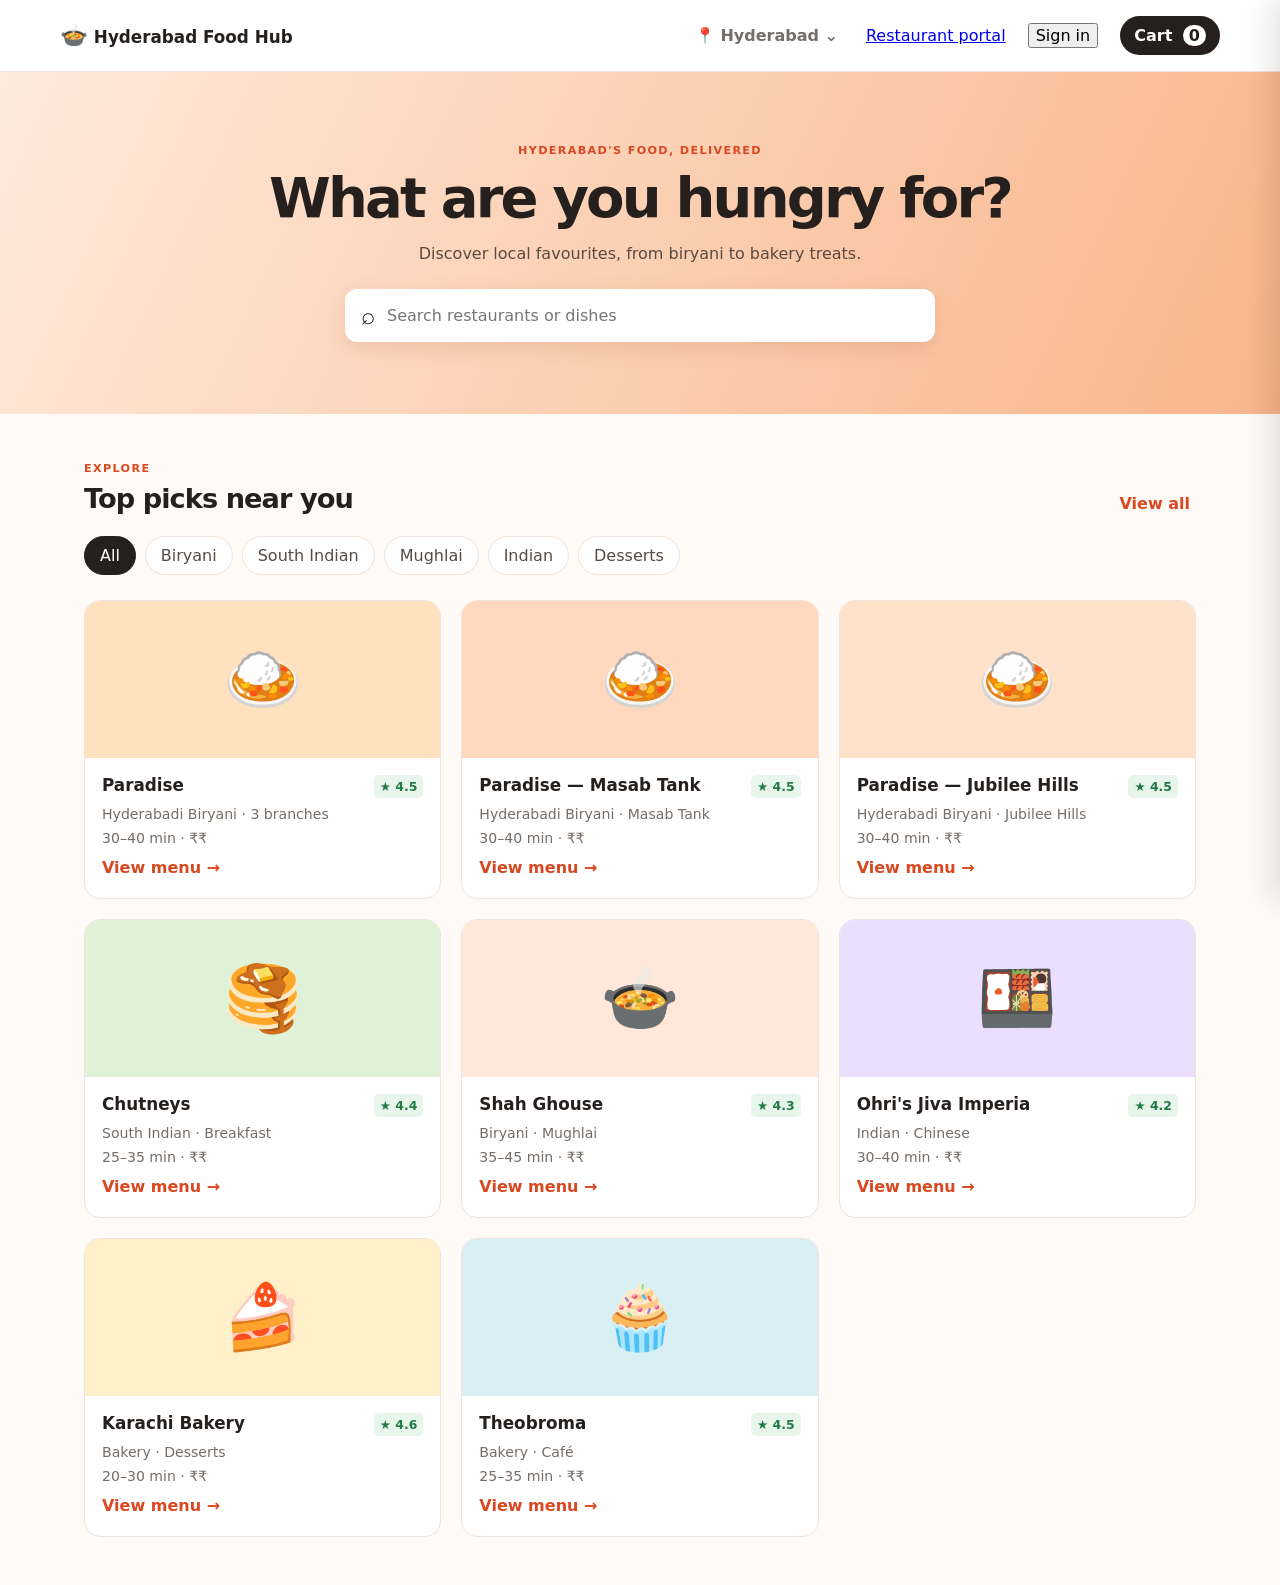
<file: Hyderabad-Food-Hub-live-website/index.html>
<!doctype html>
<html lang="en">
  <head>
    <meta charset="UTF-8" />
    <meta name="viewport" content="width=device-width, initial-scale=1.0" />
    <meta name="theme-color" content="#d94820" />
    <meta name="description" content="Order food from Hyderabad's local favourites." />
    <link rel="manifest" href="manifest.webmanifest" />
    <link rel="stylesheet" href="styles.css" />
    <title>Hyderabad Food Hub</title>
  </head>
  <body>
    <header class="topbar">
      <a class="brand" href="#top" aria-label="Hyderabad Food Hub home"><span>🍲</span> Hyderabad Food Hub</a>
      <button class="location" type="button" aria-label="Change delivery location">📍 Hyderabad <span>⌄</span></button>
      <a class="portal-link" href="portal.html">Restaurant portal</a>
      <button class="signin" id="signIn" type="button">Sign in</button>
      <button class="cart-button" id="cartButton" type="button">Cart <span id="cartCount">0</span></button>
    </header>

    <main id="top">
      <section class="hero">
        <p class="eyebrow">HYDERABAD'S FOOD, DELIVERED</p>
        <h1>What are you hungry for?</h1>
        <p>Discover local favourites, from biryani to bakery treats.</p>
        <label class="search"><span>⌕</span><input id="search" type="search" placeholder="Search restaurants or dishes" /></label>
      </section>

      <section class="content" aria-label="Restaurants">
        <div class="section-heading"><div><p class="eyebrow">EXPLORE</p><h2>Top picks near you</h2></div><button class="text-button" type="button" id="viewAll">View all</button></div>
        <div class="filters" id="filters" aria-label="Cuisine filters"></div>
        <div class="restaurant-grid" id="restaurantGrid"></div>
      </section>
    </main>

    <aside class="cart-panel" id="cartPanel" aria-label="Your cart" aria-hidden="true">
      <div class="cart-header"><h2>Your order</h2><button class="close" id="closeCart" type="button" aria-label="Close cart">×</button></div>
      <div id="cartItems" class="cart-items"><p class="empty">Your cart is empty.<br />Find something delicious!</p></div>
      <div class="cart-footer" id="cartFooter" hidden>
        <div class="total"><span>Total</span><strong id="cartTotal">₹0</strong></div>
        <button class="primary" id="checkout" type="button">Continue to checkout</button>
      </div>
    </aside>
    <div class="scrim" id="scrim"></div>

    <dialog id="menuDialog">
      <div class="dialog-header"><div><p class="eyebrow" id="dialogCuisine"></p><h2 id="dialogTitle"></h2><p id="dialogMeta"></p></div><button class="close" id="closeMenu" type="button">×</button></div>
      <div class="menu-list" id="menuList"></div>
    </dialog>

    <dialog id="checkoutDialog">
      <div class="dialog-header"><div><p class="eyebrow">ALMOST THERE</p><h2>Complete your order</h2></div><button class="close" id="closeCheckout" type="button">×</button></div>
      <form id="orderForm">
        <label>Name<input name="customerName" required placeholder="Your name" /></label>
        <label>Phone number<input name="customerPhone" required inputmode="tel" placeholder="10-digit mobile number" /></label>
        <fieldset><legend>How would you like your food?</legend><label><input type="radio" name="fulfilment" value="Delivery" checked /> Delivery</label><label><input type="radio" name="fulfilment" value="Pickup" /> Pickup</label></fieldset>
        <fieldset id="deliveryPartner"><legend>Delivery service</legend><label><input type="radio" name="deliveryPartner" value="Restaurant delivery" checked /> Restaurant delivery</label><label><input type="radio" name="deliveryPartner" value="Food Hub rider" /> Food Hub rider</label></fieldset>
        <fieldset><legend>Payment method</legend><label><input type="radio" name="payment" value="Cash on delivery" checked /> Cash on delivery</label><label><input type="radio" name="payment" value="Pay online" disabled /> Pay online (coming soon)</label></fieldset>
        <button class="primary" type="submit">Place order</button>
      </form>
    </dialog>
    <dialog id="authDialog">
      <div class="dialog-header"><div><p class="eyebrow">WELCOME</p><h2>Sign in to Food Hub</h2></div><button class="close" id="closeAuth" type="button">×</button></div>
      <form id="authForm"><label>Mobile number<input required inputmode="tel" placeholder="10-digit mobile number" /></label><button class="primary" type="submit">Continue</button><p class="form-note">Demo mode: any 10-digit number works. Your orders are saved on this device.</p></form>
    </dialog>
    <div class="toast" id="toast" role="status"></div>
    <script src="app.js"></script>
    <script src="live-orders.js"></script>
    <script src="enhanced.js"></script>
  </body>
</html>
</file>
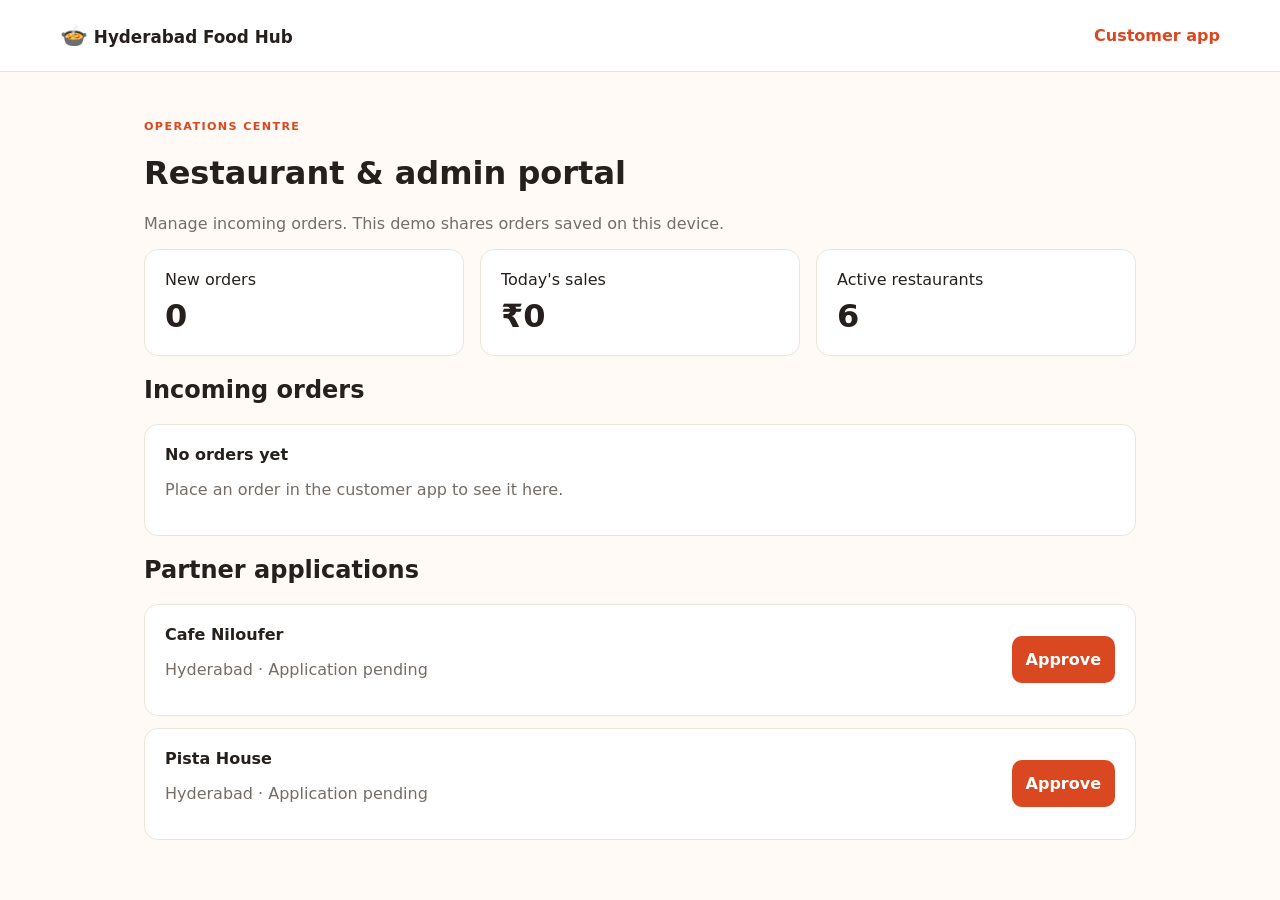
<file: Hyderabad-Food-Hub-live-website/portal.html>
<!doctype html><html lang="en"><head><meta charset="UTF-8"><meta name="viewport" content="width=device-width,initial-scale=1.0"><link rel="stylesheet" href="styles.css"><title>Restaurant Portal — Hyderabad Food Hub</title><style>.portal{max-width:1040px;margin:auto;padding:48px 24px}.cards{display:grid;grid-template-columns:repeat(3,1fr);gap:16px}.card,.order{background:#fff;border:1px solid #eee4dd;border-radius:14px;padding:20px}.card strong{display:block;font-size:2rem;margin-top:8px}.order{margin:12px 0;display:flex;gap:20px;align-items:center}.order div{flex:1}.order p,.order small{color:#756d67}.order select{padding:8px;border:1px solid #eee4dd;border-radius:7px}@media(max-width:600px){.cards{grid-template-columns:1fr}.order{display:block}.order select{margin-top:10px}}</style></head><body><header class="topbar"><a class="brand" href="index.html"><span>🍲</span> Hyderabad Food Hub</a><a href="index.html" style="margin-left:auto;color:#d94820;font-weight:700;text-decoration:none">Customer app</a></header><main class="portal"><p class="eyebrow">OPERATIONS CENTRE</p><h1>Restaurant &amp; admin portal</h1><p style="color:#756d67">Manage incoming orders. This demo shares orders saved on this device.</p><section class="cards"><article class="card">New orders<strong id="new">0</strong></article><article class="card">Today's sales<strong id="sales">₹0</strong></article><article class="card">Active restaurants<strong>6</strong></article></section><h2>Incoming orders</h2><div id="orders"></div><h2>Partner applications</h2><div class="order"><div><strong>Cafe Niloufer</strong><p>Hyderabad · Application pending</p></div><button class="primary" style="width:auto" onclick="this.textContent='Approved';this.disabled=true">Approve</button></div><div class="order"><div><strong>Pista House</strong><p>Hyderabad · Application pending</p></div><button class="primary" style="width:auto" onclick="this.textContent='Approved';this.disabled=true">Approve</button></div></main><script>let orders=JSON.parse(localStorage.getItem('hfh-orders')||'[]');const render=()=>{document.querySelector('#new').textContent=orders.filter(x=>x.status==='New').length;document.querySelector('#sales').textContent='₹'+orders.reduce((a,x)=>a+x.total,0);document.querySelector('#orders').innerHTML=orders.length?orders.map(o=>`<article class="order"><div><strong>${o.id} · ${o.status}</strong><p>${o.items.map(i=>i.qty+'× '+i.name).join(', ')}</p><small>${o.fulfilment} · ${o.payment} · ${o.createdAt}</small></div><strong>₹${o.total}</strong><select onchange="update('${o.id}',this.value)">${['New','Preparing','Ready','Delivered'].map(s=>`<option ${s===o.status?'selected':''}>${s}</option>`).join('')}</select></article>`).join(''):'<div class="order"><div><strong>No orders yet</strong><p>Place an order in the customer app to see it here.</p></div></div>'};function update(id,status){orders=orders.map(o=>o.id===id?{...o,status}:o);localStorage.setItem('hfh-orders',JSON.stringify(orders));render()}render();</script></body></html>
</file>
<file: Hyderabad-Food-Hub-live-website/styles.css>
:root{--orange:#d94820;--ink:#25201d;--muted:#756d67;--cream:#fffaf5;--line:#eee4dd;--green:#247a46}*{box-sizing:border-box}body{margin:0;color:var(--ink);font-family:Inter,ui-sans-serif,system-ui,-apple-system,BlinkMacSystemFont,"Segoe UI",sans-serif;background:var(--cream)}button,input{font:inherit}button{cursor:pointer}.topbar{height:72px;display:flex;align-items:center;gap:22px;padding:0 max(24px,calc((100% - 1160px)/2));background:#fff;border-bottom:1px solid var(--line);position:sticky;top:0;z-index:5}.brand{font-weight:800;font-size:1.05rem;color:var(--ink);text-decoration:none;white-space:nowrap}.brand span{font-size:1.4rem}.location{margin-left:auto;border:0;background:transparent;color:var(--muted);font-weight:650}.cart-button{border:0;background:var(--ink);color:#fff;border-radius:999px;padding:10px 14px;font-weight:700}.cart-button span{background:#fff;color:var(--ink);padding:1px 6px;border-radius:999px;margin-left:5px}.hero{background:linear-gradient(115deg,#ffeadb,#f8b58b);padding:72px max(24px,calc((100% - 1160px)/2));text-align:center}.eyebrow{font-size:.7rem;letter-spacing:.12em;font-weight:800;color:var(--orange);margin:0 0 8px}.hero h1{font-size:clamp(2rem,5vw,3.5rem);margin:0;letter-spacing:-.05em}.hero>p:not(.eyebrow){color:#5c4940;margin:14px 0 26px}.search{display:flex;align-items:center;max-width:590px;margin:auto;background:white;border-radius:12px;padding:0 16px;box-shadow:0 7px 20px #b16f4930}.search span{font-size:1.5rem}.search input{width:100%;padding:17px 12px;border:0;outline:0;background:transparent}.content{max-width:1160px;margin:0 auto;padding:48px 24px}.section-heading{display:flex;justify-content:space-between;align-items:end;margin-bottom:22px}.section-heading h2{margin:0;font-size:1.7rem;letter-spacing:-.035em}.text-button{border:0;background:transparent;color:var(--orange);font-weight:800}.filters{display:flex;gap:9px;overflow:auto;padding-bottom:25px}.filter{border:1px solid var(--line);background:#fff;border-radius:999px;padding:9px 15px;white-space:nowrap;color:#554b45}.filter.active{background:var(--ink);color:white;border-color:var(--ink)}.restaurant-grid{display:grid;grid-template-columns:repeat(3,1fr);gap:20px}.restaurant{overflow:hidden;background:#fff;border:1px solid var(--line);border-radius:16px;transition:transform .15s,box-shadow .15s}.restaurant:hover{transform:translateY(-3px);box-shadow:0 12px 25px #3f1c0c13}.restaurant-image{height:157px;display:grid;place-items:center;font-size:4rem;background:var(--image)}.restaurant-body{padding:17px}.restaurant-title{display:flex;justify-content:space-between;gap:10px;align-items:start}.restaurant h3{margin:0;font-size:1.05rem}.rating{background:#e8f5ea;color:var(--green);font-size:.78rem;font-weight:800;border-radius:5px;padding:4px 6px;white-space:nowrap}.restaurant p{color:var(--muted);font-size:.88rem;margin:8px 0}.restaurant button{color:var(--orange);background:none;border:0;padding:4px 0;font-weight:800}.cart-panel{position:fixed;right:0;top:0;width:min(420px,100%);height:100dvh;background:#fff;z-index:20;transform:translateX(100%);transition:transform .2s;display:flex;flex-direction:column;box-shadow:-8px 0 28px #25110720}.cart-panel.open{transform:none}.cart-header,.dialog-header{display:flex;justify-content:space-between;align-items:start;padding:24px;border-bottom:1px solid var(--line)}.cart-header h2,.dialog-header h2{margin:0;letter-spacing:-.035em}.close{border:0;background:#f7f3f0;border-radius:50%;font-size:1.7rem;line-height:32px;width:32px;height:32px}.cart-items{padding:14px 24px;flex:1;overflow:auto}.empty{text-align:center;color:var(--muted);margin-top:60px}.cart-item{display:flex;gap:12px;padding:14px 0;border-bottom:1px solid var(--line)}.cart-item .emoji{font-size:1.7rem}.cart-item strong{display:block}.cart-item small{color:var(--muted)}.cart-item button{margin-left:auto;border:0;background:transparent;color:var(--orange);font-weight:800}.cart-footer{border-top:1px solid var(--line);padding:20px 24px}.total{display:flex;justify-content:space-between;margin-bottom:14px}.primary{border:0;background:var(--orange);color:white;border-radius:10px;width:100%;padding:14px;font-weight:800}.scrim{position:fixed;inset:0;background:#28150d55;z-index:15;opacity:0;visibility:hidden;transition:.2s}.scrim.show{visibility:visible;opacity:1}dialog{border:0;padding:0;border-radius:16px;width:min(580px,calc(100% - 32px));box-shadow:0 20px 60px #2110073d}dialog::backdrop{background:#28150d88}.dialog-header p:last-child{margin:5px 0 0;color:var(--muted);font-size:.9rem}.menu-list{padding:8px 24px}.menu-item{display:flex;gap:14px;align-items:center;padding:16px 0;border-bottom:1px solid var(--line)}.menu-item .emoji{font-size:2rem}.menu-item>div{flex:1}.menu-item p{font-size:.85rem;color:var(--muted);margin:4px 0}.menu-item button{border:1px solid var(--orange);background:white;color:var(--orange);border-radius:7px;padding:7px 10px;font-weight:800}form{padding:24px;display:grid;gap:15px}form>label{display:grid;gap:6px;font-weight:700;font-size:.9rem}form input:not([type=radio]){padding:12px;border:1px solid #d7ccc4;border-radius:8px}fieldset{border:0;padding:0;margin:0;display:flex;gap:10px;flex-wrap:wrap}legend{font-weight:800;font-size:.9rem;margin-bottom:8px}fieldset label{border:1px solid var(--line);padding:8px;border-radius:8px;font-size:.88rem}.toast{position:fixed;bottom:24px;left:50%;transform:translate(-50%,100px);opacity:0;z-index:40;background:var(--ink);color:white;padding:13px 18px;border-radius:10px;transition:.25s}.toast.show{opacity:1;transform:translate(-50%,0)}@media(max-width:720px){.topbar{height:64px;padding:0 16px;gap:10px}.location{font-size:.8rem}.hero{padding:52px 20px}.content{padding:34px 16px}.restaurant-grid{grid-template-columns:1fr;gap:14px}.restaurant{display:grid;grid-template-columns:110px 1fr}.restaurant-image{height:auto;min-height:130px}.restaurant-body{padding:14px}.restaurant p{margin:5px 0}.section-heading h2{font-size:1.4rem}}
</file>
